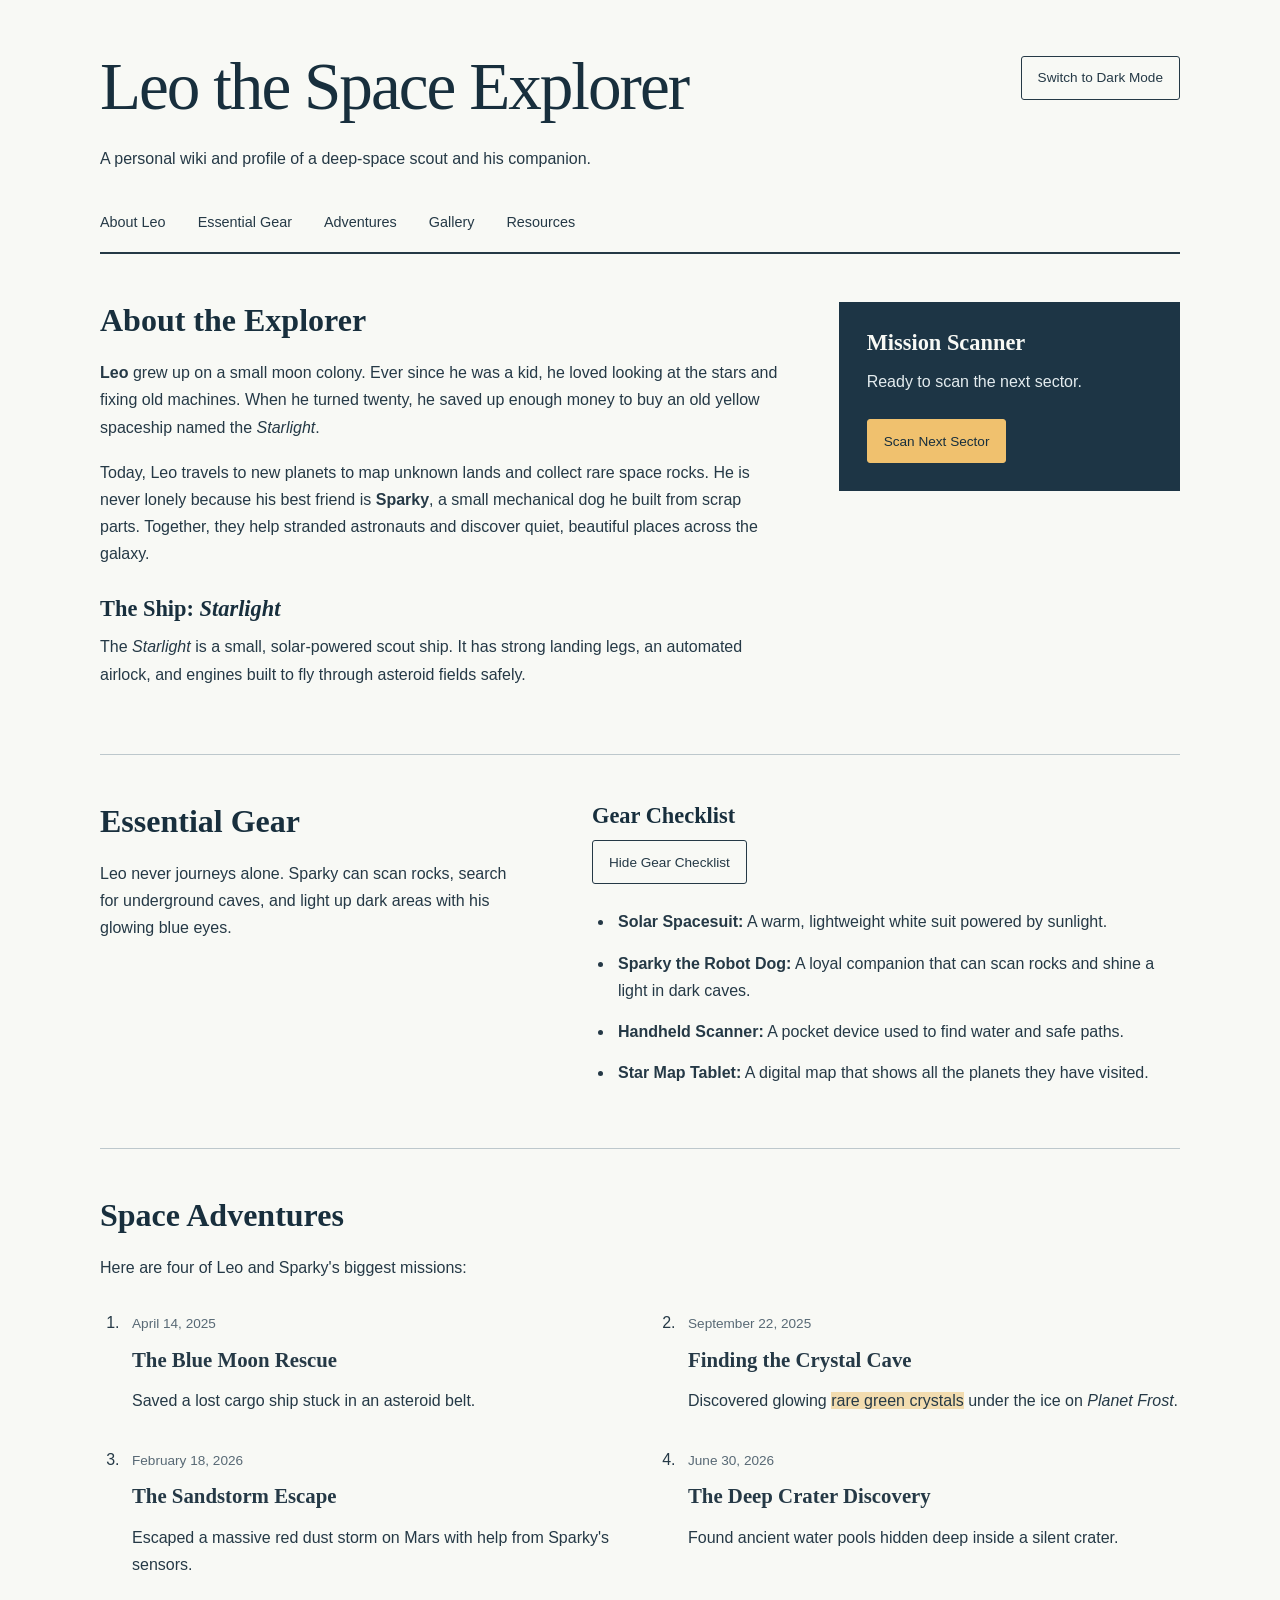
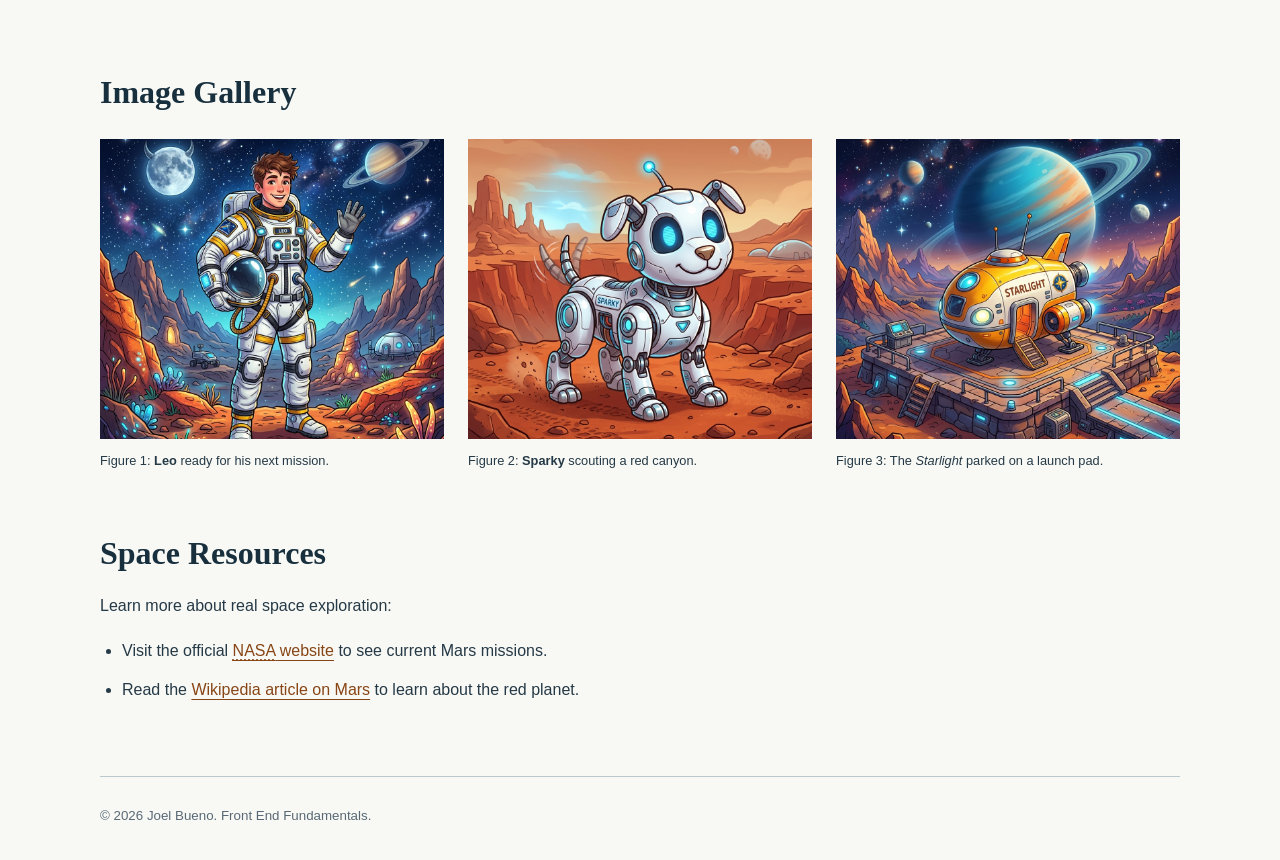
<file: index.html>
﻿<!DOCTYPE html>
<html lang="en">
<head>
    <meta charset="UTF-8">
    <meta name="viewport" content="width=device-width, initial-scale=1.0">
    <title>Leo the Space Explorer</title>
    <link rel="stylesheet" href="style.css">
</head>
<body>

    <div class="container">

        <header>
            <div class="heading-row">
                <div>
                    <h1>Leo the Space Explorer</h1>
                    <p>A personal wiki and profile of a deep-space scout and his companion.</p>
                </div>
                <button id="mode-btn" class="action-btn">Switch to Dark Mode</button>
            </div>

            <!-- Navigation -->
            <nav>
                <ul>
                    <li><a href="#about">About Leo</a></li>
                    <li><a href="#gear">Essential Gear</a></li>
                    <li><a href="#adventures">Adventures</a></li>
                    <li><a href="#gallery">Gallery</a></li>
                    <li><a href="#links">Resources</a></li>
                </ul>
            </nav>
        </header>

        <hr>

        <main>

            <section id="about" class="about-layout">
                <div class="story-copy">
                    <h2>About the Explorer</h2>
                    <p>
                        <strong>Leo</strong> grew up on a small moon colony. Ever since he was a kid, he loved looking at the stars and fixing old machines. When he turned twenty, he saved up enough money to buy an old yellow spaceship named the <em>Starlight</em>.
                    </p>

                    <p>
                        Today, Leo travels to new planets to map unknown lands and collect rare space rocks. He is never lonely because his best friend is <strong>Sparky</strong>, a small mechanical dog he built from scrap parts. Together, they help stranded astronauts and discover quiet, beautiful places across the galaxy.
                    </p>

                    <h3>The Ship: <em>Starlight</em></h3>
                    <p>
                        The <em>Starlight</em> is a small, solar-powered scout ship. It has strong landing legs, an automated airlock, and engines built to fly through asteroid fields safely.
                    </p>
                </div>

                <div class="scanner-box">
                    <h3>Mission Scanner</h3>
                    <p id="scan-status" aria-live="polite">Ready to scan the next sector.</p>
                    <button id="scan-btn" class="action-btn">Scan Next Sector</button>
                </div>
            </section>

            <section id="gear" class="gear-layout">
                <div>
                    <h2>Essential Gear</h2>
                    <p>
                        Leo never journeys alone. Sparky can scan rocks, search for underground caves, and light up dark areas with his glowing blue eyes.
                    </p>
                </div>

                <div class="gear-checklist">
                    <h3>Gear Checklist</h3>
                    <button id="toggle-gear-btn" class="action-btn">Hide Gear Checklist</button>
                    <ul id="gear-list">
                        <li><strong>Solar Spacesuit:</strong> A warm, lightweight white suit powered by sunlight.</li>
                        <li><strong>Sparky the Robot Dog:</strong> A loyal companion that can scan rocks and shine a light in dark caves.</li>
                        <li><strong>Handheld Scanner:</strong> A pocket device used to find water and safe paths.</li>
                        <li><strong>Star Map Tablet:</strong> A digital map that shows all the planets they have visited.</li>
                    </ul>
                </div>
            </section>

            <section id="adventures">
                <h2>Space Adventures</h2>
                <p>Here are four of Leo and Sparky's biggest missions:</p>

                <ol class="adventure-log">
                    <li>
                        <time datetime="2025-04-14">April 14, 2025</time>
                        <strong>The Blue Moon Rescue</strong>
                        <p>Saved a lost cargo ship stuck in an asteroid belt.</p>
                    </li>
                    <li>
                        <time datetime="2025-09-22">September 22, 2025</time>
                        <strong>Finding the Crystal Cave</strong>
                        <p>Discovered glowing <mark>rare green crystals</mark> under the ice on <em>Planet Frost</em>.</p>
                    </li>
                    <li>
                        <time datetime="2026-02-18">February 18, 2026</time>
                        <strong>The Sandstorm Escape</strong>
                        <p>Escaped a massive red dust storm on Mars with help from Sparky's sensors.</p>
                    </li>
                    <li>
                        <time datetime="2026-06-30">June 30, 2026</time>
                        <strong>The Deep Crater Discovery</strong>
                        <p>Found ancient water pools hidden deep inside a silent crater.</p>
                    </li>
                </ol>
            </section>

            <section id="gallery">
                <h2>Image Gallery</h2>
                <div class="gallery-grid">
                    <figure>
                        <img src="images/leo.jpg" alt="Leo smiling in his spacesuit on an alien planet">
                        <figcaption>Figure 1: <strong>Leo</strong> ready for his next mission.</figcaption>
                    </figure>

                    <figure>
                        <img src="images/sparky.jpg" alt="Sparky the robot dog on red ground">
                        <figcaption>Figure 2: <strong>Sparky</strong> scouting a red canyon.</figcaption>
                    </figure>

                    <figure>
                        <img src="images/starlight.jpg" alt="The yellow spaceship Starlight on a landing platform">
                        <figcaption>Figure 3: The <em>Starlight</em> parked on a launch pad.</figcaption>
                    </figure>
                </div>
            </section>

            <section id="links">
                <h2>Space Resources</h2>
                <p>Learn more about real space exploration:</p>
                <ul>
                    <li>Visit the official <a href="https://www.nasa.gov" target="_blank" rel="noopener noreferrer"><abbr title="National Aeronautics and Space Administration">NASA</abbr> website</a> to see current Mars missions.</li>
                    <li>Read the <a href="https://en.wikipedia.org/wiki/Mars" target="_blank" rel="noopener noreferrer">Wikipedia article on Mars</a> to learn about the red planet.</li>
                </ul>
            </section>

        </main>

        <footer>
            <p><small>&copy; 2026 Joel Bueno. Front End Fundamentals.</small></p>
        </footer>

    </div>

    <script src="script.js"></script>
</body>
</html>
</file>
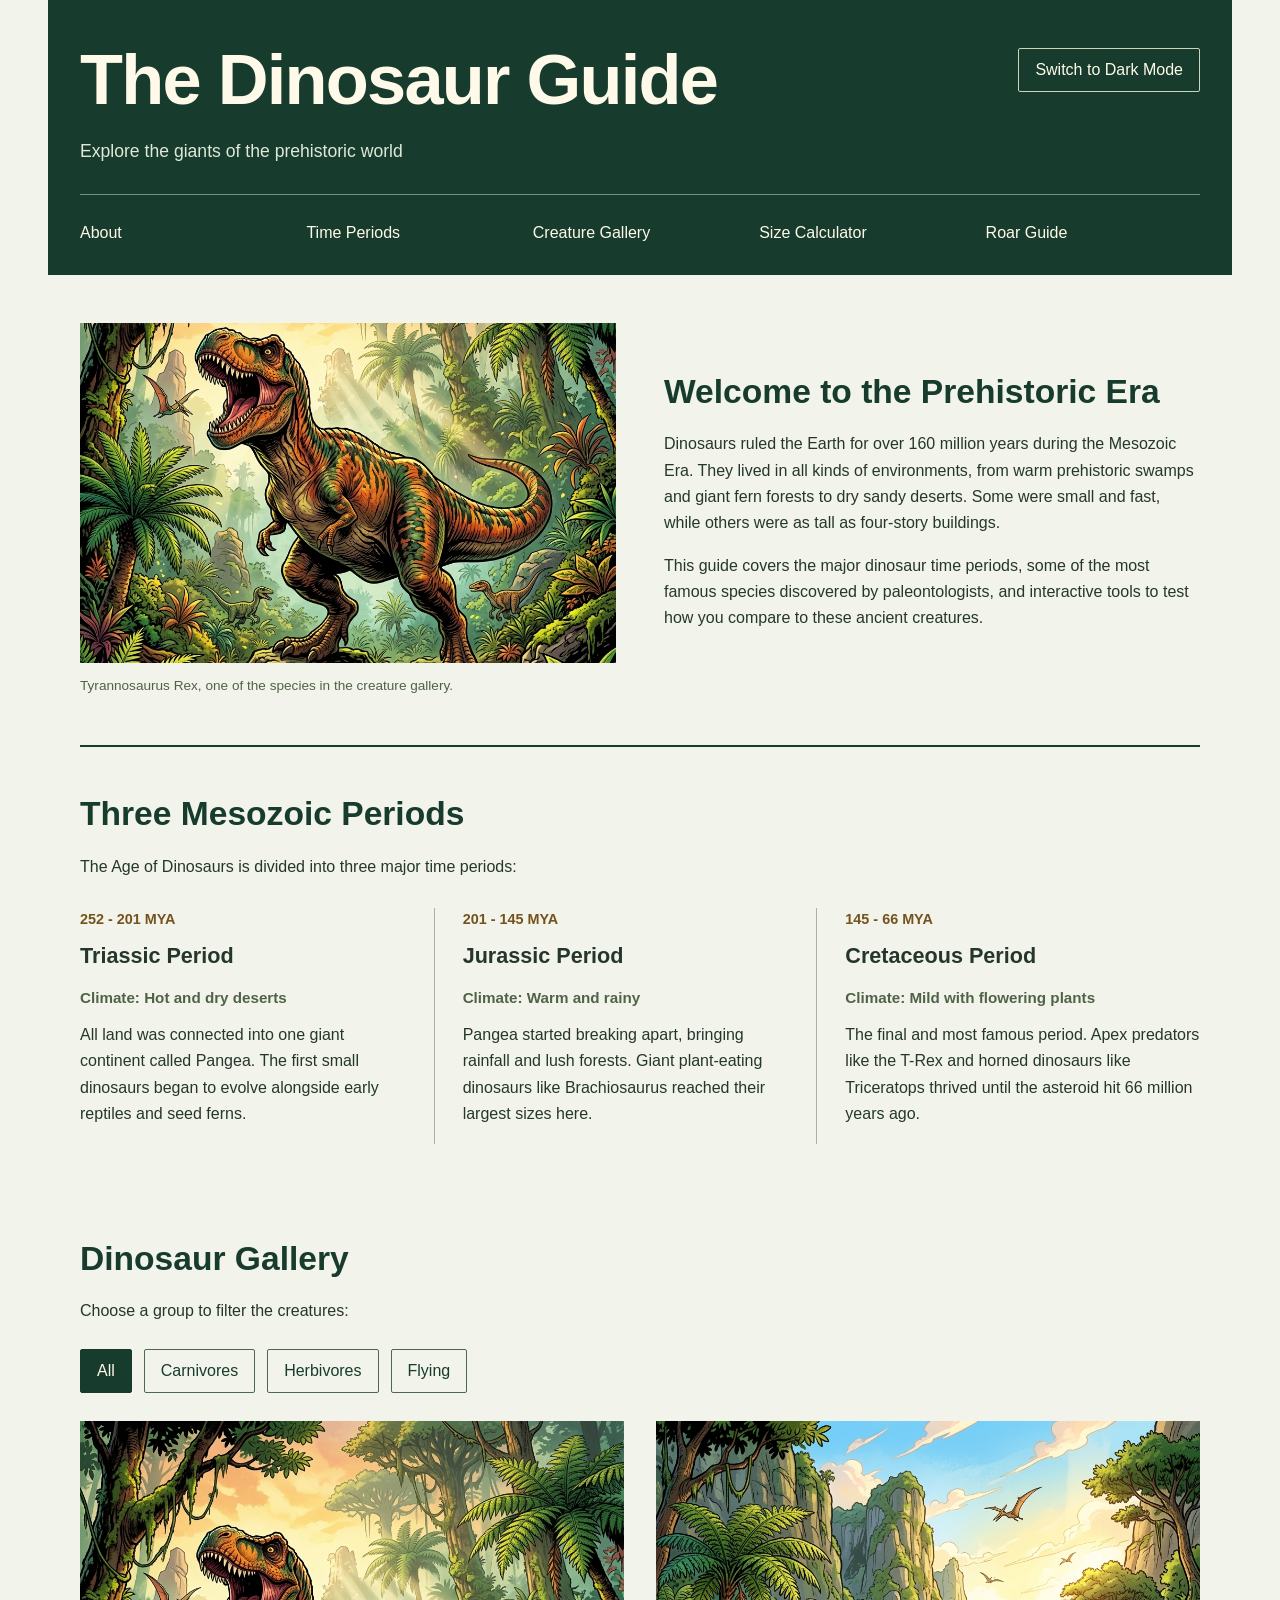
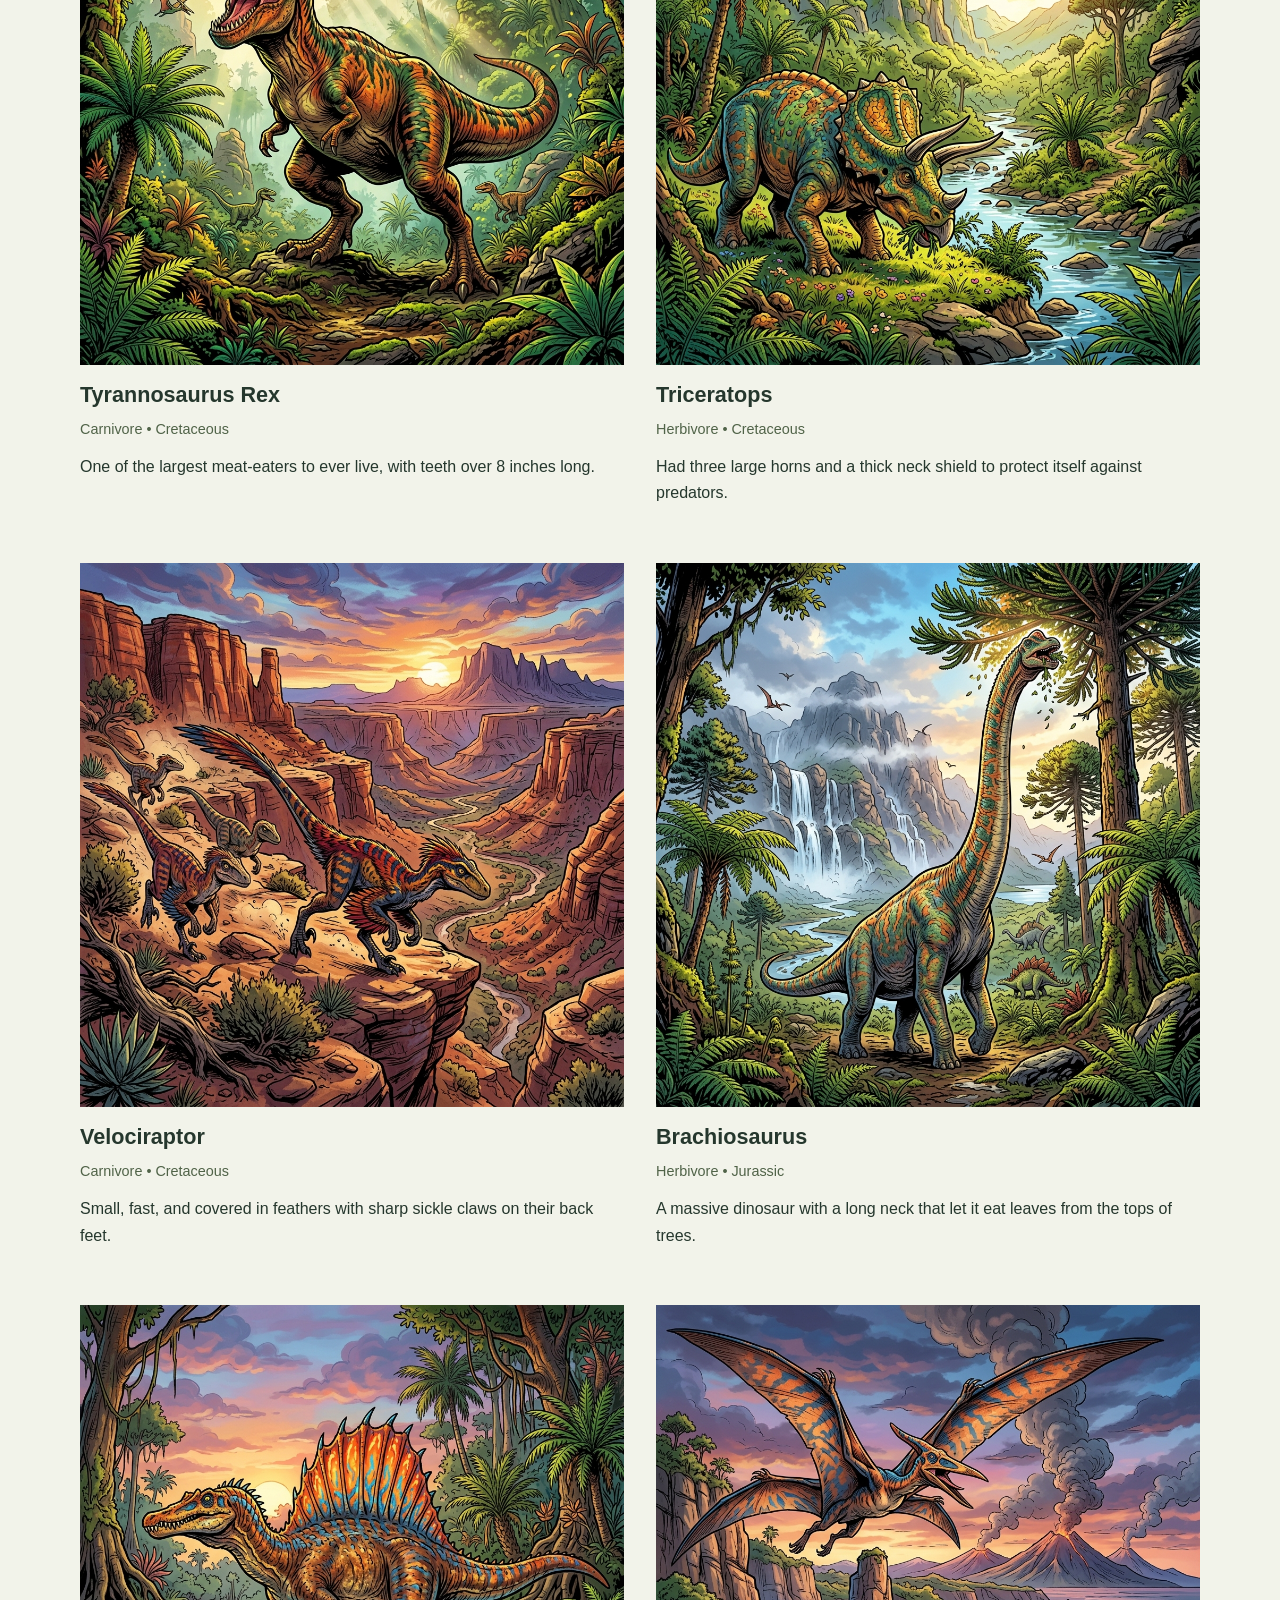
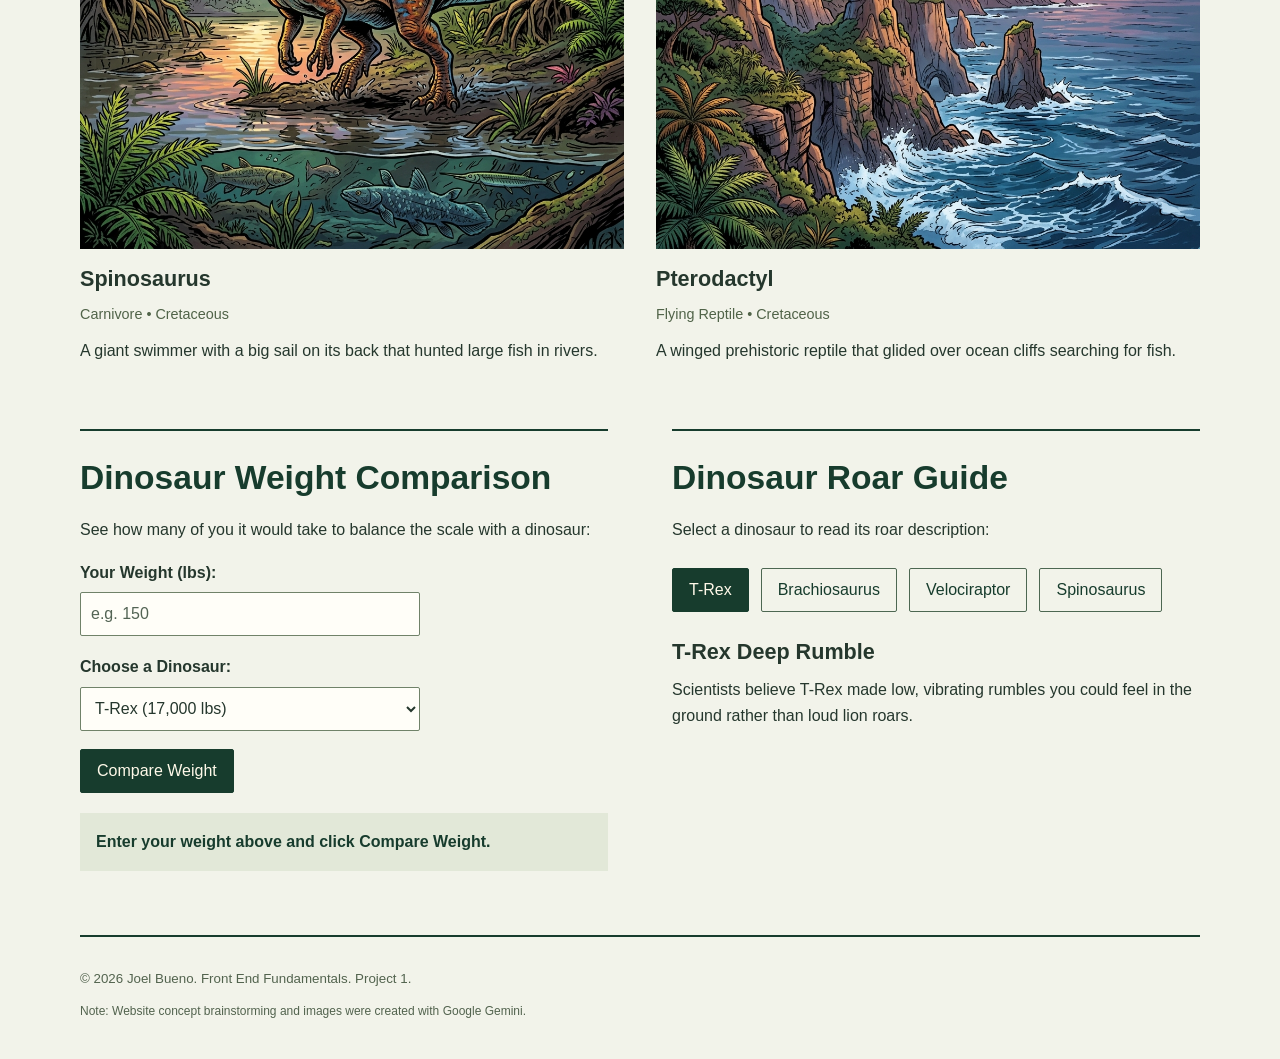
<file: Project1/index.html>
<!DOCTYPE html>
<html lang="en">
<head>
    <meta charset="UTF-8">
    <meta name="viewport" content="width=device-width, initial-scale=1.0">
    <meta name="description" content="A prehistoric field guide with dinosaur illustrations, Mesozoic time periods, and interactive weight comparisons.">
    <title>The Dinosaur Guide | Prehistoric Creatures</title>
    <link rel="stylesheet" href="style.css">
</head>
<body>

    <div class="container">

        <header>
            <div class="heading-row">
                <div>
                    <h1>The Dinosaur Guide</h1>
                    <p class="tagline">Explore the giants of the prehistoric world</p>
                </div>
                <button id="theme-btn" class="action-btn" type="button">Switch to Dark Mode</button>
            </div>

            <!-- Navigation -->
            <nav class="main-nav">
                <ul>
                    <li><a href="#about">About</a></li>
                    <li><a href="#eras">Time Periods</a></li>
                    <li><a href="#gallery">Creature Gallery</a></li>
                    <li><a href="#calculator">Size Calculator</a></li>
                    <li><a href="#sounds">Roar Guide</a></li>
                </ul>
            </nav>
        </header>

        <main>

            <section id="about" class="intro-grid">
                <figure class="intro-figure">
                    <img src="images/trex.jpg" alt="A Tyrannosaurus Rex among prehistoric ferns">
                    <figcaption>Tyrannosaurus Rex, one of the species in the creature gallery.</figcaption>
                </figure>
                <div class="intro-copy">
                    <h2>Welcome to the Prehistoric Era</h2>
                    <p>
                        Dinosaurs ruled the Earth for over 160 million years during the Mesozoic Era. They lived in all kinds of environments, from warm prehistoric swamps and giant fern forests to dry sandy deserts. Some were small and fast, while others were as tall as four-story buildings.
                    </p>
                    <p>
                        This guide covers the major dinosaur time periods, some of the most famous species discovered by paleontologists, and interactive tools to test how you compare to these ancient creatures.
                    </p>
                </div>
            </section>

            <section id="eras">
                <h2>Three Mesozoic Periods</h2>
                <p>The Age of Dinosaurs is divided into three major time periods:</p>

                <div class="eras-grid">
                    <article class="period-entry">
                        <span class="period-date">252 - 201 MYA</span>
                        <h3>Triassic Period</h3>
                        <p class="climate-label">Climate: Hot and dry deserts</p>
                        <p>
                            All land was connected into one giant continent called Pangea. The first small dinosaurs began to evolve alongside early reptiles and seed ferns.
                        </p>
                    </article>

                    <article class="period-entry">
                        <span class="period-date">201 - 145 MYA</span>
                        <h3>Jurassic Period</h3>
                        <p class="climate-label">Climate: Warm and rainy</p>
                        <p>
                            Pangea started breaking apart, bringing rainfall and lush forests. Giant plant-eating dinosaurs like Brachiosaurus reached their largest sizes here.
                        </p>
                    </article>

                    <article class="period-entry">
                        <span class="period-date">145 - 66 MYA</span>
                        <h3>Cretaceous Period</h3>
                        <p class="climate-label">Climate: Mild with flowering plants</p>
                        <p>
                            The final and most famous period. Apex predators like the T-Rex and horned dinosaurs like Triceratops thrived until the asteroid hit 66 million years ago.
                        </p>
                    </article>
                </div>
            </section>

            <section id="gallery">
                <h2>Dinosaur Gallery</h2>
                <p>Choose a group to filter the creatures:</p>

                <div class="filter-buttons">
                    <button class="filter-btn active" type="button" data-filter="all" aria-pressed="true">All</button>
                    <button class="filter-btn" type="button" data-filter="carnivore" aria-pressed="false">Carnivores</button>
                    <button class="filter-btn" type="button" data-filter="herbivore" aria-pressed="false">Herbivores</button>
                    <button class="filter-btn" type="button" data-filter="flying" aria-pressed="false">Flying</button>
                </div>

                <div class="gallery-grid">
                    <figure class="dino-card" data-category="carnivore">
                        <img src="images/trex.jpg" alt="A green and brown Tyrannosaurus Rex roaring in a prehistoric fern jungle">
                        <figcaption>
                            <strong>Tyrannosaurus Rex</strong>
                            <span class="dino-type">Carnivore &bull; Cretaceous</span>
                            <p>One of the largest meat-eaters to ever live, with teeth over 8 inches long.</p>
                        </figcaption>
                    </figure>

                    <figure class="dino-card" data-category="herbivore">
                        <img src="images/triceratops.jpg" alt="A Triceratops eating plants near a river in a valley">
                        <figcaption>
                            <strong>Triceratops</strong>
                            <span class="dino-type">Herbivore &bull; Cretaceous</span>
                            <p>Had three large horns and a thick neck shield to protect itself against predators.</p>
                        </figcaption>
                    </figure>

                    <figure class="dino-card" data-category="carnivore">
                        <img src="images/velociraptor.jpg" alt="A pack of feathered Velociraptors running on a rocky canyon edge">
                        <figcaption>
                            <strong>Velociraptor</strong>
                            <span class="dino-type">Carnivore &bull; Cretaceous</span>
                            <p>Small, fast, and covered in feathers with sharp sickle claws on their back feet.</p>
                        </figcaption>
                    </figure>

                    <figure class="dino-card" data-category="herbivore">
                        <img src="images/brachiosaurus.jpg" alt="A huge long neck Brachiosaurus eating leaves from the top of tall trees">
                        <figcaption>
                            <strong>Brachiosaurus</strong>
                            <span class="dino-type">Herbivore &bull; Jurassic</span>
                            <p>A massive dinosaur with a long neck that let it eat leaves from the tops of trees.</p>
                        </figcaption>
                    </figure>

                    <figure class="dino-card" data-category="carnivore">
                        <img src="images/spinosaurus.jpg" alt="A Spinosaurus with a large sail on its back standing near water">
                        <figcaption>
                            <strong>Spinosaurus</strong>
                            <span class="dino-type">Carnivore &bull; Cretaceous</span>
                            <p>A giant swimmer with a big sail on its back that hunted large fish in rivers.</p>
                        </figcaption>
                    </figure>

                    <figure class="dino-card" data-category="flying">
                        <img src="images/pterodactyl.jpg" alt="A Pterodactyl flying over ocean cliffs near volcanoes">
                        <figcaption>
                            <strong>Pterodactyl</strong>
                            <span class="dino-type">Flying Reptile &bull; Cretaceous</span>
                            <p>A winged prehistoric reptile that glided over ocean cliffs searching for fish.</p>
                        </figcaption>
                    </figure>
                </div>
            </section>

            <div class="tools-grid">
                <section id="calculator">
                    <h2>Dinosaur Weight Comparison</h2>
                    <p>See how many of you it would take to balance the scale with a dinosaur:</p>

                    <div class="calculator-box">
                        <div class="form-row">
                            <label for="user-weight">Your Weight (lbs):</label>
                            <input type="number" id="user-weight" placeholder="e.g. 150" aria-describedby="calc-result">
                        </div>

                        <div class="form-row">
                            <label for="dino-select">Choose a Dinosaur:</label>
                            <select id="dino-select">
                                <option value="17000">T-Rex (17,000 lbs)</option>
                                <option value="60000">Brachiosaurus (60,000 lbs)</option>
                                <option value="13000">Triceratops (13,000 lbs)</option>
                                <option value="15000">Spinosaurus (15,000 lbs)</option>
                                <option value="35">Velociraptor (35 lbs)</option>
                            </select>
                        </div>

                        <button id="calc-btn" class="action-btn" type="button">Compare Weight</button>
                        <div id="calc-result" class="result-message" aria-live="polite">Enter your weight above and click Compare Weight.</div>
                    </div>
                </section>

                <section id="sounds">
                    <h2>Dinosaur Roar Guide</h2>
                    <p>Select a dinosaur to read its roar description:</p>

                    <div class="sound-box">
                        <div class="sound-buttons">
                            <button class="sound-btn active" type="button" data-sound="trex" aria-pressed="true">T-Rex</button>
                            <button class="sound-btn" type="button" data-sound="brachio" aria-pressed="false">Brachiosaurus</button>
                            <button class="sound-btn" type="button" data-sound="raptor" aria-pressed="false">Velociraptor</button>
                            <button class="sound-btn" type="button" data-sound="spino" aria-pressed="false">Spinosaurus</button>
                        </div>

                        <div class="sound-info-card" aria-live="polite">
                            <h3 id="sound-name">T-Rex Deep Rumble</h3>
                            <p id="sound-desc">Scientists believe T-Rex made low, vibrating rumbles you could feel in the ground rather than loud lion roars.</p>
                        </div>
                    </div>
                </section>
            </div>

        </main>

        <footer>
            <p><small>&copy; 2026 Joel Bueno. Front End Fundamentals. Project 1.</small></p>
            <p class="ai-note"><small>Note: Website concept brainstorming and images were created with Google Gemini.</small></p>
        </footer>

    </div>

    <script src="script.js"></script>
</body>
</html>
</file>
<file: style.css>
body {
    margin: 0;
    background-color: #f8f9f5;
    color: #253946;
    font-family: Verdana, sans-serif;
    font-size: 16px;
    line-height: 1.7;
}

.container {
    max-width: 1080px;
    margin: 0 auto;
    padding: 0 32px;
}

header {
    padding-top: 48px;
}

.heading-row {
    display: flex;
    align-items: flex-start;
    justify-content: space-between;
    gap: 32px;
}

h1, h2, h3 {
    color: #182f3d;
    font-family: Georgia, serif;
    line-height: 1.15;
}

h1 {
    max-width: 650px;
    margin: 0 0 20px;
    font-size: 4.2rem;
    font-weight: normal;
    letter-spacing: -0.03em;
}

header p {
    max-width: 570px;
    margin: 0;
}

h2 {
    margin: 0 0 20px;
    font-size: 2rem;
}

h3 {
    margin: 28px 0 12px;
    font-size: 1.4rem;
}

p {
    margin: 0 0 18px;
}

a {
    color: #884515;
    text-underline-offset: 4px;
}

a:hover {
    text-decoration-thickness: 2px;
}

nav ul {
    display: grid;
    grid-template-columns: auto auto auto auto auto;
    justify-content: start;
    gap: 8px 32px;
    margin: 28px 0 0;
    padding: 0;
    list-style: none;
}

nav a {
    display: flex;
    align-items: center;
    min-height: 44px;
    color: #253946;
    font-size: 0.9rem;
    text-decoration: none;
}

nav a:hover {
    color: #884515;
    text-decoration: underline;
}

hr {
    margin: 8px 0 0;
    border: none;
    border-top: 2px solid #253946;
}

section {
    padding: 48px 0;
    scroll-margin-top: 24px;
}

.about-layout {
    display: grid;
    grid-template-columns: 2fr 1fr;
    gap: 56px;
}

.story-copy {
    max-width: 680px;
}

.action-btn {
    min-height: 44px;
    padding: 10px 16px;
    border: 1px solid #253946;
    border-radius: 3px;
    background-color: transparent;
    color: #253946;
    font-family: inherit;
    font-size: 0.85rem;
    line-height: 1.4;
    cursor: pointer;
    transition: background-color 0.2s ease, color 0.2s ease;
}

.action-btn:hover {
    background-color: #253946;
    color: #f8f9f5;
}

#mode-btn {
    flex-shrink: 0;
    margin-top: 8px;
}

.scanner-box {
    align-self: start;
    padding: 28px;
    background-color: #1d3545;
    color: #e4ecef;
}

.scanner-box h3 {
    margin-top: 0;
    color: #f8f9f5;
}

.scanner-box p {
    margin-bottom: 24px;
}

.scanner-box .action-btn {
    border-color: #f0c16e;
    background-color: #f0c16e;
    color: #182f3d;
}

.scanner-box .action-btn:hover {
    border-color: #ffe0a4;
    background-color: #ffe0a4;
}

.scan-success {
    color: #ffe0a4;
}

.gear-layout {
    display: grid;
    grid-template-columns: 1fr 1.4fr;
    gap: 72px;
    border-top: 1px solid #bdc8cc;
}

.gear-checklist h3 {
    margin-top: 0;
}

#gear-list {
    margin: 24px 0 0;
    padding-left: 22px;
}

#gear-list li {
    padding-left: 4px;
    margin-bottom: 14px;
}

#adventures {
    border-top: 1px solid #bdc8cc;
}

.adventure-log {
    display: grid;
    grid-template-columns: 1fr 1fr;
    gap: 32px 56px;
    margin: 28px 0 0;
    padding-left: 24px;
}

.adventure-log li {
    padding-left: 8px;
}

.adventure-log time {
    display: block;
    margin-bottom: 6px;
    color: #586975;
    font-size: 0.85rem;
}

.adventure-log strong {
    font-family: Georgia, serif;
    font-size: 1.3rem;
}

.adventure-log p {
    margin: 10px 0 0;
}

mark {
    background-color: #f2dcaf;
    color: #253946;
}

.gallery-grid {
    display: grid;
    grid-template-columns: 1fr 1fr 1fr;
    gap: 24px;
    margin-top: 28px;
}

figure {
    margin: 0;
}

.gallery-grid img {
    display: block;
    width: 100%;
    height: 300px;
    object-fit: cover;
}

figcaption {
    margin-top: 12px;
    font-size: 0.8rem;
    line-height: 1.6;
}

#links {
    padding-top: 16px;
}

#links ul {
    padding-left: 22px;
}

#links li {
    margin-bottom: 12px;
}

footer {
    margin-top: 8px;
    padding: 24px 0 32px;
    border-top: 1px solid #bdc8cc;
    color: #586975;
}

footer p {
    margin: 0;
}

a:focus-visible,
button:focus-visible {
    outline: 3px solid #884515;
    outline-offset: 4px;
}

.scanner-box button:focus-visible {
    outline-color: #ffe0a4;
}

::selection {
    background-color: #f0c16e;
    color: #182f3d;
}

body.dark-theme {
    background-color: #13232e;
    color: #d7e1e6;
}

body.dark-theme h1,
body.dark-theme h2,
body.dark-theme h3 {
    color: #f4f3eb;
}

body.dark-theme a {
    color: #f0c16e;
}

body.dark-theme hr {
    border-color: #d7e1e6;
}

body.dark-theme .scanner-box {
    background-color: #294352;
}

body.dark-theme .action-btn {
    border-color: #b7c7cf;
    color: #e4ecef;
}

body.dark-theme .action-btn:hover {
    background-color: #e4ecef;
    color: #182f3d;
}

body.dark-theme .scanner-box .action-btn {
    border-color: #f0c16e;
    color: #182f3d;
}

body.dark-theme .scanner-box .action-btn:hover {
    background-color: #ffe0a4;
}

body.dark-theme time,
body.dark-theme footer {
    color: #b7c7cf;
}

body.dark-theme .gear-layout,
body.dark-theme #adventures,
body.dark-theme footer {
    border-color: #536b78;
}

body.dark-theme a:focus-visible,
body.dark-theme button:focus-visible {
    outline-color: #f0c16e;
}

@media (max-width: 860px) {
    h1 {
        font-size: 3.2rem;
    }

    .heading-row {
        display: block;
    }

    #mode-btn {
        margin-top: 20px;
    }

    nav ul {
        grid-template-columns: auto auto auto;
        gap: 4px 24px;
    }

    .about-layout,
    .gear-layout {
        grid-template-columns: 1fr;
        gap: 28px;
    }

    .scanner-box {
        max-width: 460px;
    }

    .gallery-grid img {
        height: 240px;
    }
}

@media (max-width: 600px) {
    .container {
        padding: 0 20px;
    }

    header {
        padding-top: 28px;
    }

    h1 {
        font-size: 2.8rem;
    }

    h2 {
        font-size: 1.8rem;
    }

    nav ul {
        grid-template-columns: auto auto;
    }

    section {
        padding: 36px 0;
    }

    .adventure-log,
    .gallery-grid {
        grid-template-columns: 1fr;
    }

    .gallery-grid {
        gap: 28px;
    }

    .gallery-grid img {
        height: auto;
    }
}
</file>
<file: Project1/style.css>
body {
    margin: 0;
    background-color: #f2f3ea;
    color: #25372d;
    font-family: "Trebuchet MS", sans-serif;
    font-size: 16px;
    line-height: 1.65;
}

.container {
    max-width: 1120px;
    margin: 0 auto;
    padding: 0 32px;
}

header {
    margin: 0 -32px;
    padding: 40px 32px 20px;
    background-color: #173c2d;
    color: #fff9e9;
}

.heading-row {
    display: flex;
    justify-content: space-between;
    align-items: flex-start;
    gap: 32px;
}

h1, h2, h3 {
    margin: 0;
    line-height: 1.15;
}

h1 {
    max-width: 740px;
    font-size: 4.4rem;
    letter-spacing: -0.025em;
}

h2 {
    margin-bottom: 20px;
    color: #173c2d;
    font-size: 2.1rem;
}

h3 {
    margin-bottom: 12px;
    font-size: 1.35rem;
}

p {
    margin: 0 0 16px;
}

.tagline {
    margin: 16px 0 0;
    color: #e0e8d8;
    font-size: 1.1rem;
}

.main-nav ul {
    display: grid;
    grid-template-columns: 1fr 1fr 1fr 1fr 1fr;
    gap: 12px;
    margin: 28px 0 0;
    padding: 16px 0 0;
    border-top: 1px solid #78917a;
    list-style: none;
}

.main-nav a {
    display: flex;
    align-items: center;
    min-height: 44px;
    color: #fff9e9;
    text-decoration: none;
}

.main-nav a:hover {
    color: #f1ce85;
    text-decoration: underline;
    text-underline-offset: 5px;
}

section {
    padding: 48px 0;
    scroll-margin-top: 24px;
}

.intro-grid {
    display: grid;
    grid-template-columns: 1fr 1fr;
    align-items: center;
    gap: 48px;
}

figure {
    margin: 0;
}

.intro-figure img {
    display: block;
    width: 100%;
    height: 340px;
    object-fit: cover;
}

figcaption {
    margin-top: 12px;
}

.intro-figure figcaption {
    color: #506348;
    font-size: 0.85rem;
}

#eras {
    border-top: 2px solid #173c2d;
}

.eras-grid {
    display: grid;
    grid-template-columns: 1fr 1fr 1fr;
    gap: 28px;
    margin-top: 28px;
}

.period-entry {
    padding-right: 24px;
    border-right: 1px solid #a7b69f;
}

.period-entry:last-child {
    padding-right: 0;
    border-right: none;
}

.period-date {
    display: block;
    margin-bottom: 12px;
    color: #75531f;
    font-size: 0.9rem;
    font-weight: bold;
}

.climate-label {
    margin: 16px 0 12px;
    color: #506348;
    font-size: 0.95rem;
    font-weight: bold;
}

.filter-buttons,
.sound-buttons {
    display: flex;
    flex-wrap: wrap;
    gap: 12px;
    margin: 24px 0;
}

button, input, select {
    min-height: 44px;
    font-family: inherit;
    font-size: 1rem;
}

button {
    cursor: pointer;
}

.action-btn,
.filter-btn,
.sound-btn {
    padding: 10px 16px;
    border: 1px solid #4d6752;
    border-radius: 2px;
    background-color: transparent;
    color: #173c2d;
    transition: background-color 0.2s ease, color 0.2s ease;
}

.action-btn,
.filter-btn.active,
.sound-btn.active {
    border-color: #173c2d;
    background-color: #173c2d;
    color: #fff9e9;
}

.action-btn:hover,
.filter-btn:hover,
.sound-btn:hover {
    border-color: #315d48;
    background-color: #315d48;
    color: #fff9e9;
}

header .action-btn {
    flex-shrink: 0;
    margin-top: 8px;
    border-color: #c7d6bd;
    background-color: transparent;
    color: #fff9e9;
}

header .action-btn:hover {
    background-color: #fff9e9;
    color: #173c2d;
}

.gallery-grid {
    display: grid;
    grid-template-columns: 1fr 1fr;
    gap: 40px 32px;
    align-items: start;
    margin-top: 28px;
}

.dino-card img {
    display: block;
    width: 100%;
    height: auto;
}

.dino-card figcaption strong {
    display: block;
    margin-bottom: 6px;
    font-size: 1.35rem;
}

.dino-type {
    display: block;
    margin-bottom: 12px;
    color: #506348;
    font-size: 0.9rem;
}

.tools-grid {
    display: grid;
    grid-template-columns: 1fr 1fr;
    gap: 64px;
}

.tools-grid section {
    border-top: 2px solid #173c2d;
    padding-top: 28px;
}

.form-row {
    margin-bottom: 18px;
}

label {
    display: block;
    margin-bottom: 6px;
    font-weight: bold;
}

input, select {
    width: 100%;
    max-width: 340px;
    padding: 10px;
    border: 1px solid #708269;
    border-radius: 2px;
    box-sizing: border-box;
    background-color: #fffef8;
    color: #25372d;
}

input::placeholder {
    color: #536454;
    opacity: 1;
}

.result-message {
    margin-top: 20px;
    padding: 16px;
    background-color: #e2e8d8;
    color: #173c2d;
    font-weight: bold;
}

.result-message.error {
    color: #9b261f;
}

.sound-info-card {
    margin-top: 28px;
}

footer {
    margin-top: 16px;
    padding: 28px 0;
    border-top: 2px solid #173c2d;
    color: #52634e;
}

footer p {
    margin-bottom: 8px;
}

.ai-note {
    font-size: 0.9rem;
}

a:focus-visible,
button:focus-visible,
input:focus-visible,
select:focus-visible {
    outline: 3px solid #75531f;
    outline-offset: 4px;
}

header a:focus-visible,
header button:focus-visible {
    outline-color: #f1ce85;
}

::selection {
    background-color: #d4ad59;
    color: #173c2d;
}

body.dark-mode {
    background-color: #14271e;
    color: #e5ebde;
}

body.dark-mode header {
    background-color: #0d2b1e;
}

body.dark-mode h2 {
    color: #eff2e5;
}

body.dark-mode .period-date {
    color: #e1bc84;
}

body.dark-mode .climate-label,
body.dark-mode .dino-type,
body.dark-mode .intro-figure figcaption,
body.dark-mode footer {
    color: #b5c6b2;
}

body.dark-mode .period-entry {
    border-color: #6b826b;
}

body.dark-mode #eras,
body.dark-mode .tools-grid section,
body.dark-mode footer {
    border-color: #9db895;
}

body.dark-mode .action-btn,
body.dark-mode .filter-btn.active,
body.dark-mode .sound-btn.active {
    border-color: #d7e3bf;
    background-color: #d7e3bf;
    color: #132e22;
}

body.dark-mode .filter-btn,
body.dark-mode .sound-btn {
    border-color: #8aa180;
    color: #e5ebde;
}

body.dark-mode .filter-btn.active,
body.dark-mode .sound-btn.active {
    color: #132e22;
}

body.dark-mode .action-btn:hover,
body.dark-mode .filter-btn:hover,
body.dark-mode .sound-btn:hover {
    background-color: #eff2e5;
    color: #132e22;
}

body.dark-mode header .action-btn {
    border-color: #c7d6bd;
    background-color: transparent;
    color: #fff9e9;
}

body.dark-mode header .action-btn:hover {
    background-color: #fff9e9;
    color: #173c2d;
}

body.dark-mode input,
body.dark-mode select {
    border-color: #8aa180;
    background-color: #203d2e;
    color: #eff2e5;
}

body.dark-mode input::placeholder {
    color: #b5c6b2;
}

body.dark-mode .result-message {
    background-color: #274032;
    color: #e2edcc;
}

body.dark-mode .result-message.error {
    color: #ffb7aa;
}

body.dark-mode a:focus-visible,
body.dark-mode button:focus-visible,
body.dark-mode input:focus-visible,
body.dark-mode select:focus-visible {
    outline-color: #e1bc84;
}

@media (max-width: 860px) {
    h1 {
        font-size: 3.4rem;
    }

    .heading-row {
        display: block;
    }

    header .action-btn {
        margin-top: 20px;
    }

    .main-nav ul {
        grid-template-columns: 1fr 1fr 1fr;
    }

    .intro-grid,
    .eras-grid,
    .tools-grid {
        grid-template-columns: 1fr;
    }

    .intro-grid,
    .tools-grid {
        gap: 28px;
    }

    .intro-figure img {
        height: auto;
        max-height: 420px;
    }

    .period-entry {
        padding: 0;
        border: none;
    }
}

@media (max-width: 600px) {
    .container {
        padding: 0 20px;
    }

    header {
        margin: 0 -20px;
        padding: 28px 20px 16px;
    }

    h1 {
        font-size: 3rem;
    }

    h2 {
        font-size: 1.8rem;
    }

    section {
        padding: 36px 0;
    }

    .main-nav ul {
        grid-template-columns: 1fr 1fr;
    }

    .gallery-grid {
        grid-template-columns: 1fr;
        gap: 32px;
    }
}
</file>
